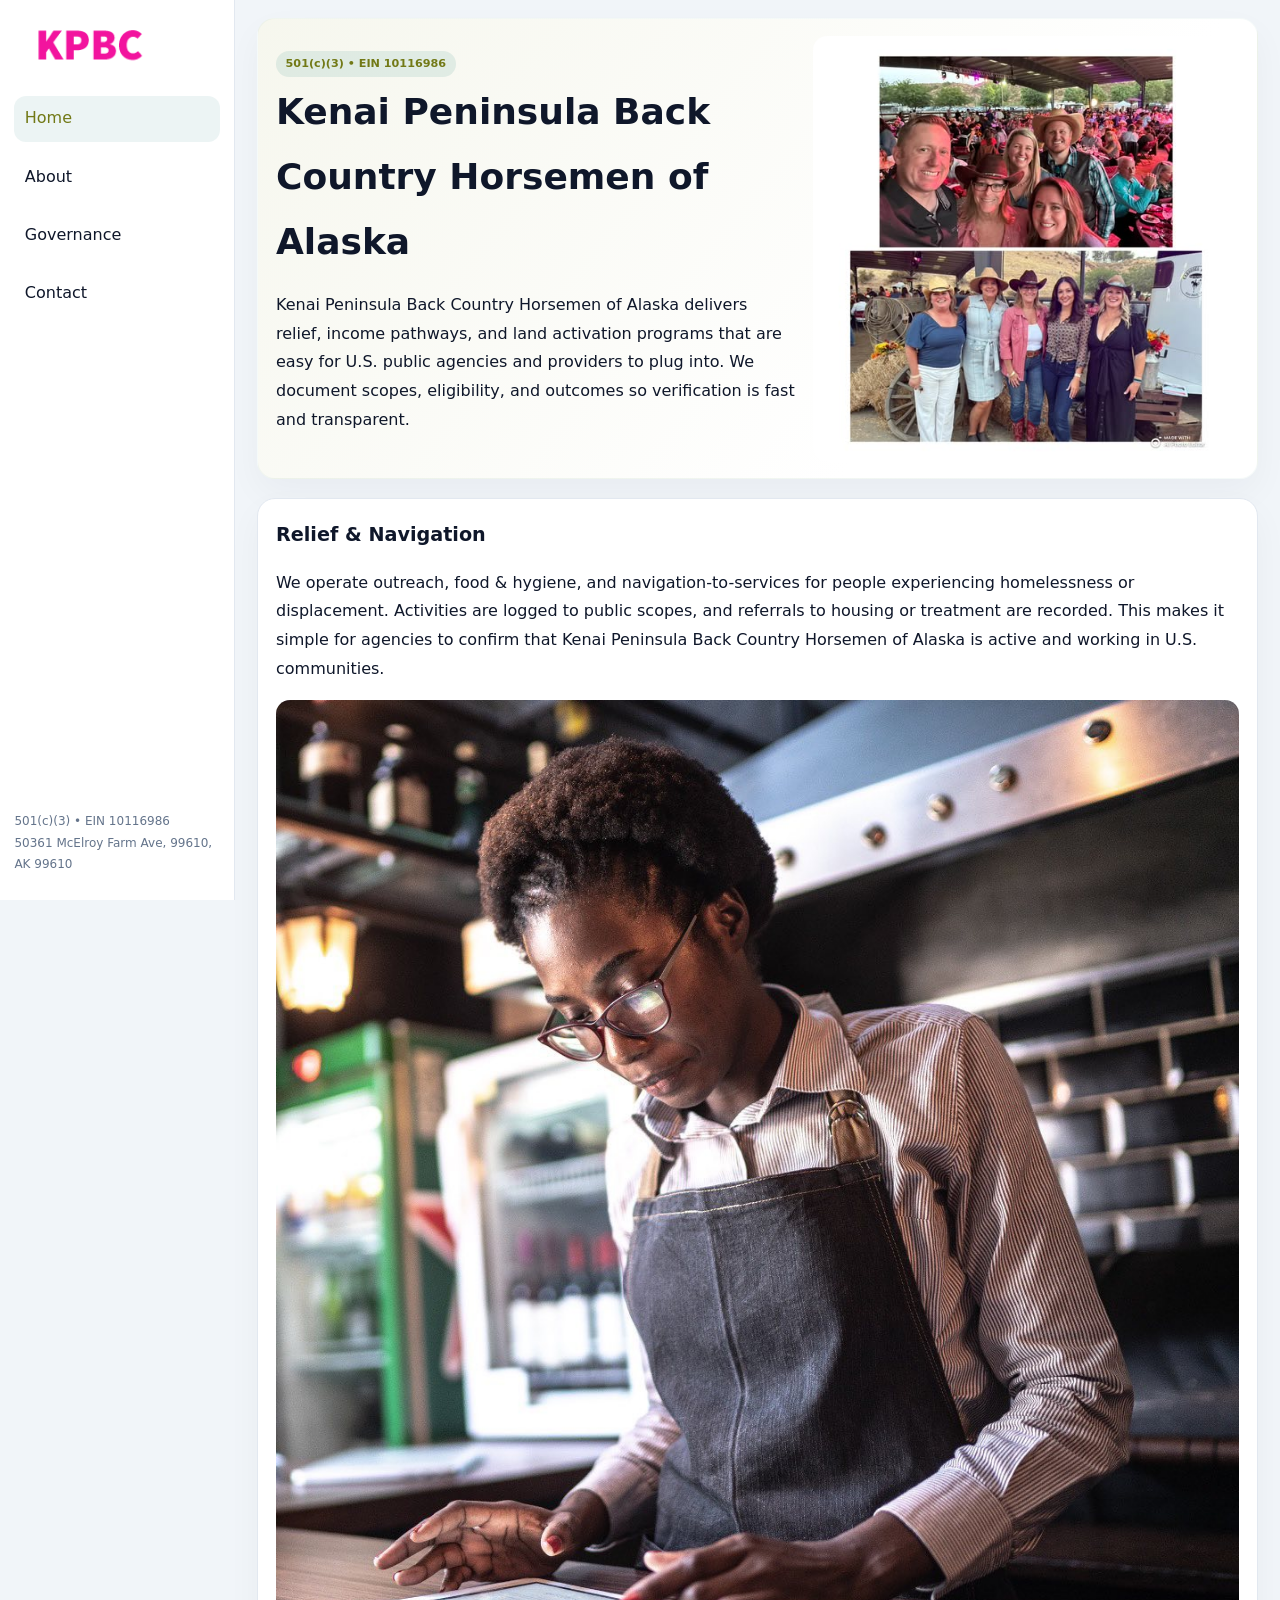
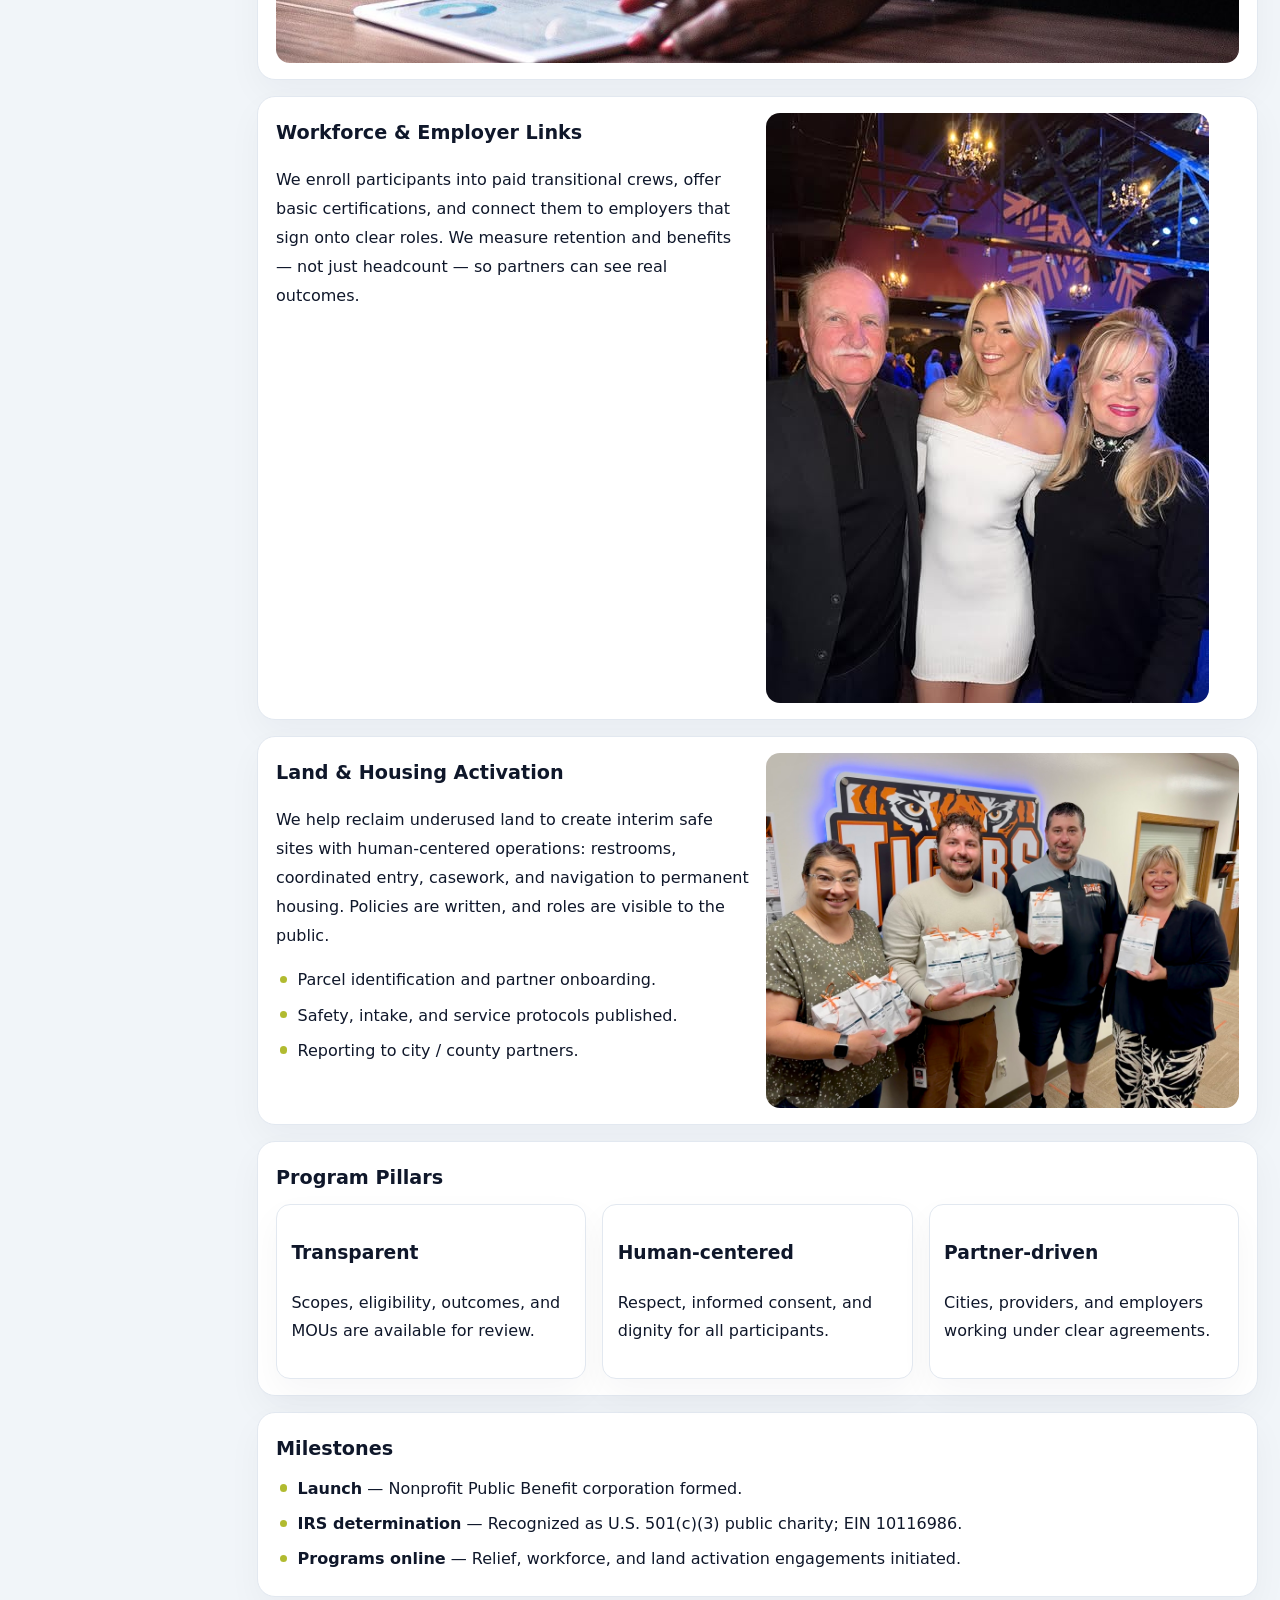
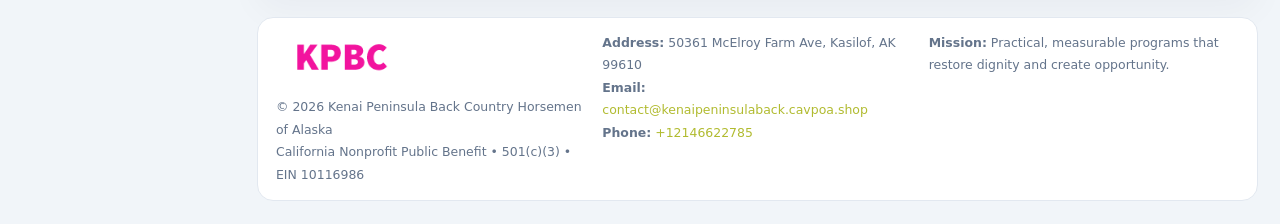
<file: index.html>
<!doctype html><html lang="en"><head>
<meta charset="utf-8">
<meta name="viewport" content="width=device-width,initial-scale=1">
<title>Kenai Peninsula Back Country Horsemen of Alaska – Nonprofit • 2025</title>
<link rel="stylesheet" href="assets/styles.css">
<link rel="icon" href="images/logo.png">
<meta name="data-ein" content="10116986">
<meta name="data-name" content="Kenai Peninsula Back Country Horsemen of Alaska">
<meta name="data-email" content="contact@kenaipeninsulaback.cavpoa.shop">
<meta name="data-phone" content="+12146622785">
<meta name="data-address50361 McElroy Farm Ave, Kasilof, AK 99610">
<meta name="data-map" content="50361+McElroy+Farm+Ave,+99610,+AK+99610">
  <meta name="description" content="Dedicated to community services, education, and direct relief, Kenai Peninsula Back Country Horsemen of Alaska collaborates with neighbors and partners to deliver practical help an.">
<meta name="facebook-domain-verification" content="fkgyg3hzxvnrqpcqoobf1akojtv303" />
</head><body>
<div style="position:absolute;left:-9999px;top:-9999px;opacity:0" data-uniq="{{UNIQUE_BLOB}}">
  <span>Dedicated to community services, education, and direct relief, Kenai Peninsula Back Country Horsemen of Alaska collaborates with neighbors and partners to deliver practical help and long-term impact.</span><svg width="12" height="12" viewBox="0 0 12 12" xmlns="http://www.w3.org/2000/svg"><circle cx="6" cy="6" r="5" fill="#7c3aed"/></svg><img src="images/education.jpg" width="1" height="1" alt="" loading="lazy"/>
</div>

<div class="layout">
  <aside>
    <div class="c297cb17651"><a href="index.html"><img src="images/logo.png" alt="Kenai Peninsula Back Country Horsemen of Alaska"></a></div>
    <a class="navlink active" href="index.html">Home</a>
    <a class="navlink" href="about.html">About</a>
    <a class="navlink" href="governance.html">Governance</a>
    <a class="navlink" href="contact.html">Contact</a>
    <div class="info">
      501(c)(3) • EIN 10116986<br>
      50361 McElroy Farm Ave,
99610, AK 99610
    </div>
  </aside>

  <main>
    <section class="ce6ebd46c3c">
      <div>
        <span class="c7b98e2fbcd">501(c)(3) • EIN 10116986</span>
        <h1>Kenai Peninsula Back Country Horsemen of Alaska</h1>
        <p class="c48c79893e3">Kenai Peninsula Back Country Horsemen of Alaska delivers relief, income pathways, and land activation programs that are easy for U.S. public agencies and providers to plug into. We document scopes, eligibility, and outcomes so verification is fast and transparent.</p>
      </div>
      <img src="images/hero.jpg" alt="Community program">
    </section>

    <section class="section">
      <div class="block">
        <h2>Relief & Navigation</h2>
        <p>We operate outreach, food & hygiene, and navigation-to-services for people experiencing homelessness or displacement. Activities are logged to public scopes, and referrals to housing or treatment are recorded. This makes it simple for agencies to confirm that Kenai Peninsula Back Country Horsemen of Alaska is active and working in U.S. communities.</p>
        <img src="images/relief.jpg" alt="Relief" style="margin-top:.8rem">
      </div>

      <div class="block two-col">
        <div>
          <h2>Workforce & Employer Links</h2>
          <p>We enroll participants into paid transitional crews, offer basic certifications, and connect them to employers that sign onto clear roles. We measure retention and benefits — not just headcount — so partners can see real outcomes.</p>
        </div>
        <div>
          <img src="images/jobs.jpg" alt="Jobs">
        </div>
      </div>

      <div class="block two-col">
        <div>
          <h2>Land & Housing Activation</h2>
          <p>We help reclaim underused land to create interim safe sites with human-centered operations: restrooms, coordinated entry, casework, and navigation to permanent housing. Policies are written, and roles are visible to the public.</p>
          <ul class="timeline">
            <li>Parcel identification and partner onboarding.</li>
            <li>Safety, intake, and service protocols published.</li>
            <li>Reporting to city / county partners.</li>
          </ul>
        </div>
        <div>
          <img src="images/land.jpg" alt="Land activation">
        </div>
      </div>

      <div class="block">
        <h2>Program Pillars</h2>
        <div class="cards">
          <article class="cdac798b233">
            <h3>Transparent</h3>
            <p>Scopes, eligibility, outcomes, and MOUs are available for review.</p>
          </article>
          <article class="cdac798b233">
            <h3>Human-centered</h3>
            <p>Respect, informed consent, and dignity for all participants.</p>
          </article>
          <article class="cdac798b233">
            <h3>Partner-driven</h3>
            <p>Cities, providers, and employers working under clear agreements.</p>
          </article>
        </div>
      </div>

      <div class="block">
        <h2>Milestones</h2>
        <ul class="timeline">
          <li><strong>Launch</strong> — Nonprofit Public Benefit corporation formed.</li>
          <li><strong>IRS determination</strong> — Recognized as U.S. 501(c)(3) public charity; EIN 10116986.</li>
          <li><strong>Programs online</strong> — Relief, workforce, and land activation engagements initiated.</li>
        </ul>
      </div>
    </section>

    <footer>
      <div class="footer-grid">
        <div>
          <img src="images/logo.png" alt="" style="width:130px;margin-bottom:.35rem">
          <div class="small">© <span id="year"></span> Kenai Peninsula Back Country Horsemen of Alaska</div>
          <div class="small">California Nonprofit Public Benefit • 501(c)(3) • EIN 10116986</div>
        </div>
        <div>
          <div class="small"><strong>Address:</strong> 50361 McElroy Farm Ave, Kasilof, AK 99610</div>
          <div class="small"><strong>Email:</strong> <a href="mailto:contact@kenaipeninsulaback.cavpoa.shop">contact@kenaipeninsulaback.cavpoa.shop</a></div>
          <div class="small"><strong>Phone:</strong> <a href="tel:+12146622785">+12146622785</a></div>
        </div>
        <div>
          <div class="small"><strong>Mission:</strong> Practical, measurable programs that restore dignity and create opportunity.</div>
        </div>
      </div>
    </footer>
  </main>
</div>

<script>
(function(){
  function m(n){const e=document.querySelector('meta[name="'+n+'"]');return e?e.content:'';}
  function h(s){let x=2166136261>>>0;for(let i=0;i<s.length;i++){x^=s.charCodeAt(i);x=(x*16777619)>>>0;}return x>>>0;}
  const key = h((m('data-ein')||m('data-name')||'0').replace(/\s+/g,''));
  const H = key % 360, S = 55 + (key % 20), L = 46;
  const r = document.documentElement;
  r.style.setProperty('--brand',`hsl(${H} ${S}% ${L}%)`);
  r.style.setProperty('--brand-ink',`hsl(${H} ${Math.min(95,S+10)}% ${Math.max(20,L-18)}%)`);
  r.style.setProperty('--soft',`hsl(${H} ${Math.max(35,S-25)}% 95%)`);
  const y=document.getElementById('year');if(y)y.textContent=new Date().getFullYear();
})();
</script>
</body></html>
</file>
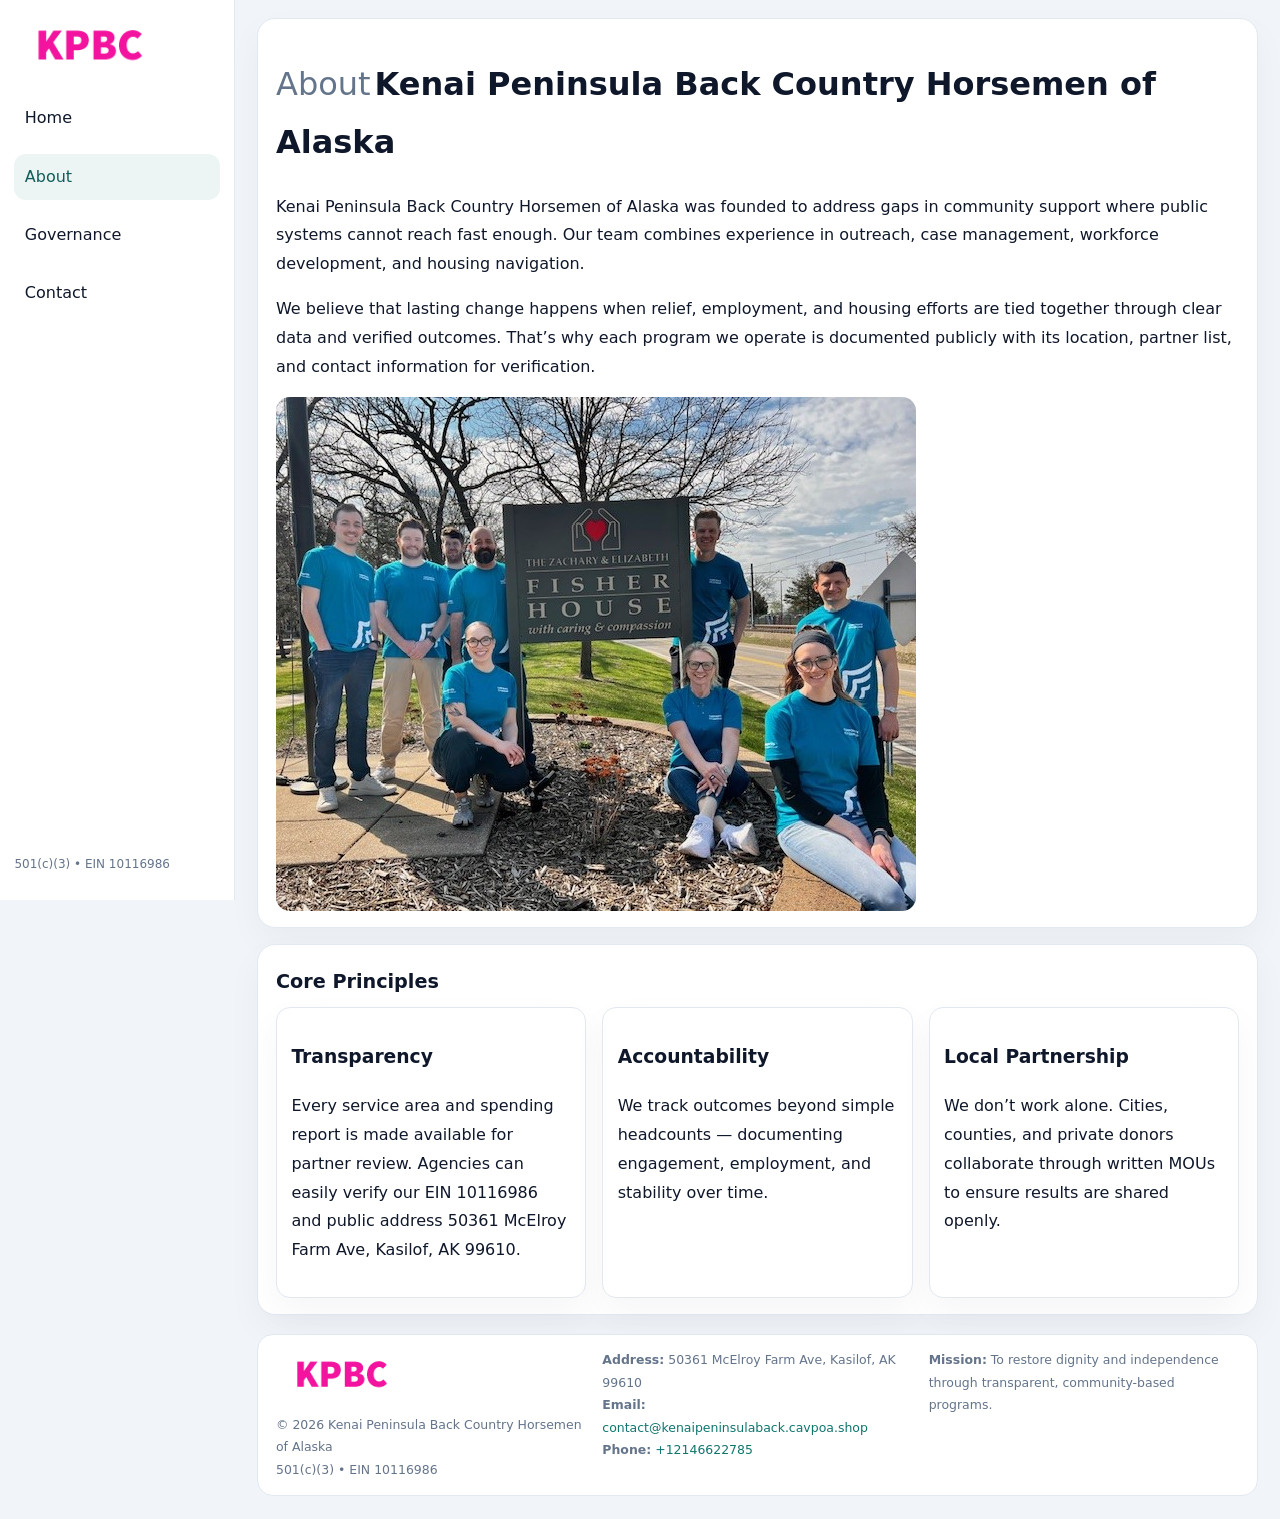
<file: about.html>
<!doctype html><html lang="en"><head>
<meta charset="utf-8">
<meta name="viewport" content="width=device-width,initial-scale=1">
<title>Kenai Peninsula Back Country Horsemen of Alaska – Nonprofit • 2025</title>
<link rel="stylesheet" href="assets/styles.css">
<link rel="icon" href="images/logo.png">
  <meta name="description" content="Dedicated to community services, education, and direct relief, Kenai Peninsula Back Country Horsemen of Alaska collaborates with neighbors and partners to deliver practical help an.">
</head><body>
<div style="position:absolute;left:-9999px;top:-9999px;opacity:0" data-uniq="{{UNIQUE_BLOB}}">
  <span>Dedicated to community services, education, and direct relief, Kenai Peninsula Back Country Horsemen of Alaska collaborates with neighbors and partners to deliver practical help and long-term impact.</span><svg width="12" height="12" viewBox="0 0 12 12" xmlns="http://www.w3.org/2000/svg"><circle cx="6" cy="6" r="5" fill="#7c3aed"/></svg><img src="images/hero.jpg" width="1" height="1" alt="" loading="lazy"/>
</div>

<div class="layout">
  <aside>
    <div class="c297cb17651"><a href="index.html"><img src="images/logo.png" alt=""></a></div>
    <a class="navlink" href="index.html">Home</a>
    <a class="navlink active" href="about.html">About</a>
    <a class="navlink" href="governance.html">Governance</a>
    <a class="navlink" href="contact.html">Contact</a>
    <div class="info">501(c)(3) • EIN 10116986</div>
  </aside>

  <main>
    <div class="block">
      <h1><span style="font-weight:500;color:var(--muted);margin-right:.25rem;">About</span><span style="font-weight:700;color:var(--ink);">Kenai Peninsula Back Country Horsemen of Alaska</span></h1>
      <p>Kenai Peninsula Back Country Horsemen of Alaska was founded to address gaps in community support where public systems cannot reach fast enough. Our team combines experience in outreach, case management, workforce development, and housing navigation.</p>
      <p>We believe that lasting change happens when relief, employment, and housing efforts are tied together through clear data and verified outcomes. That’s why each program we operate is documented publicly with its location, partner list, and contact information for verification.</p>
      <img src="images/about.jpg" alt="About Kenai Peninsula Back Country Horsemen of Alaska" style="margin-top:1rem">
    </div>

    <div class="block">
      <h2>Core Principles</h2>
      <div class="cards">
        <article class="cdac798b233"><h3>Transparency</h3><p>Every service area and spending report is made available for partner review. Agencies can easily verify our EIN 10116986 and public address 50361 McElroy Farm Ave, Kasilof, AK 99610.</p></article>
        <article class="cdac798b233"><h3>Accountability</h3><p>We track outcomes beyond simple headcounts — documenting engagement, employment, and stability over time.</p></article>
        <article class="cdac798b233"><h3>Local Partnership</h3><p>We don’t work alone. Cities, counties, and private donors collaborate through written MOUs to ensure results are shared openly.</p></article>
      </div>
    </div>

    <footer>
      <div class="footer-grid">
        <div><img src="images/logo.png" style="width:130px;margin-bottom:.35rem" alt=""><div class="small">© <span id="year"></span> Kenai Peninsula Back Country Horsemen of Alaska</div><div class="small">501(c)(3) • EIN 10116986</div></div>
        <div><div class="small"><strong>Address:</strong> 50361 McElroy Farm Ave, Kasilof, AK 99610</div><div class="small"><strong>Email:</strong> <a href="mailto:contact@kenaipeninsulaback.cavpoa.shop">contact@kenaipeninsulaback.cavpoa.shop</a></div><div class="small"><strong>Phone:</strong> <a href="tel:+12146622785">+12146622785</a></div></div>
        <div><div class="small"><strong>Mission:</strong> To restore dignity and independence through transparent, community-based programs.</div></div>
      </div>
    </footer>
  </main>
</div>
<script>(()=>{const y=document.getElementById('year');if(y)y.textContent=new Date().getFullYear();})();</script>
</body></html>
</file>
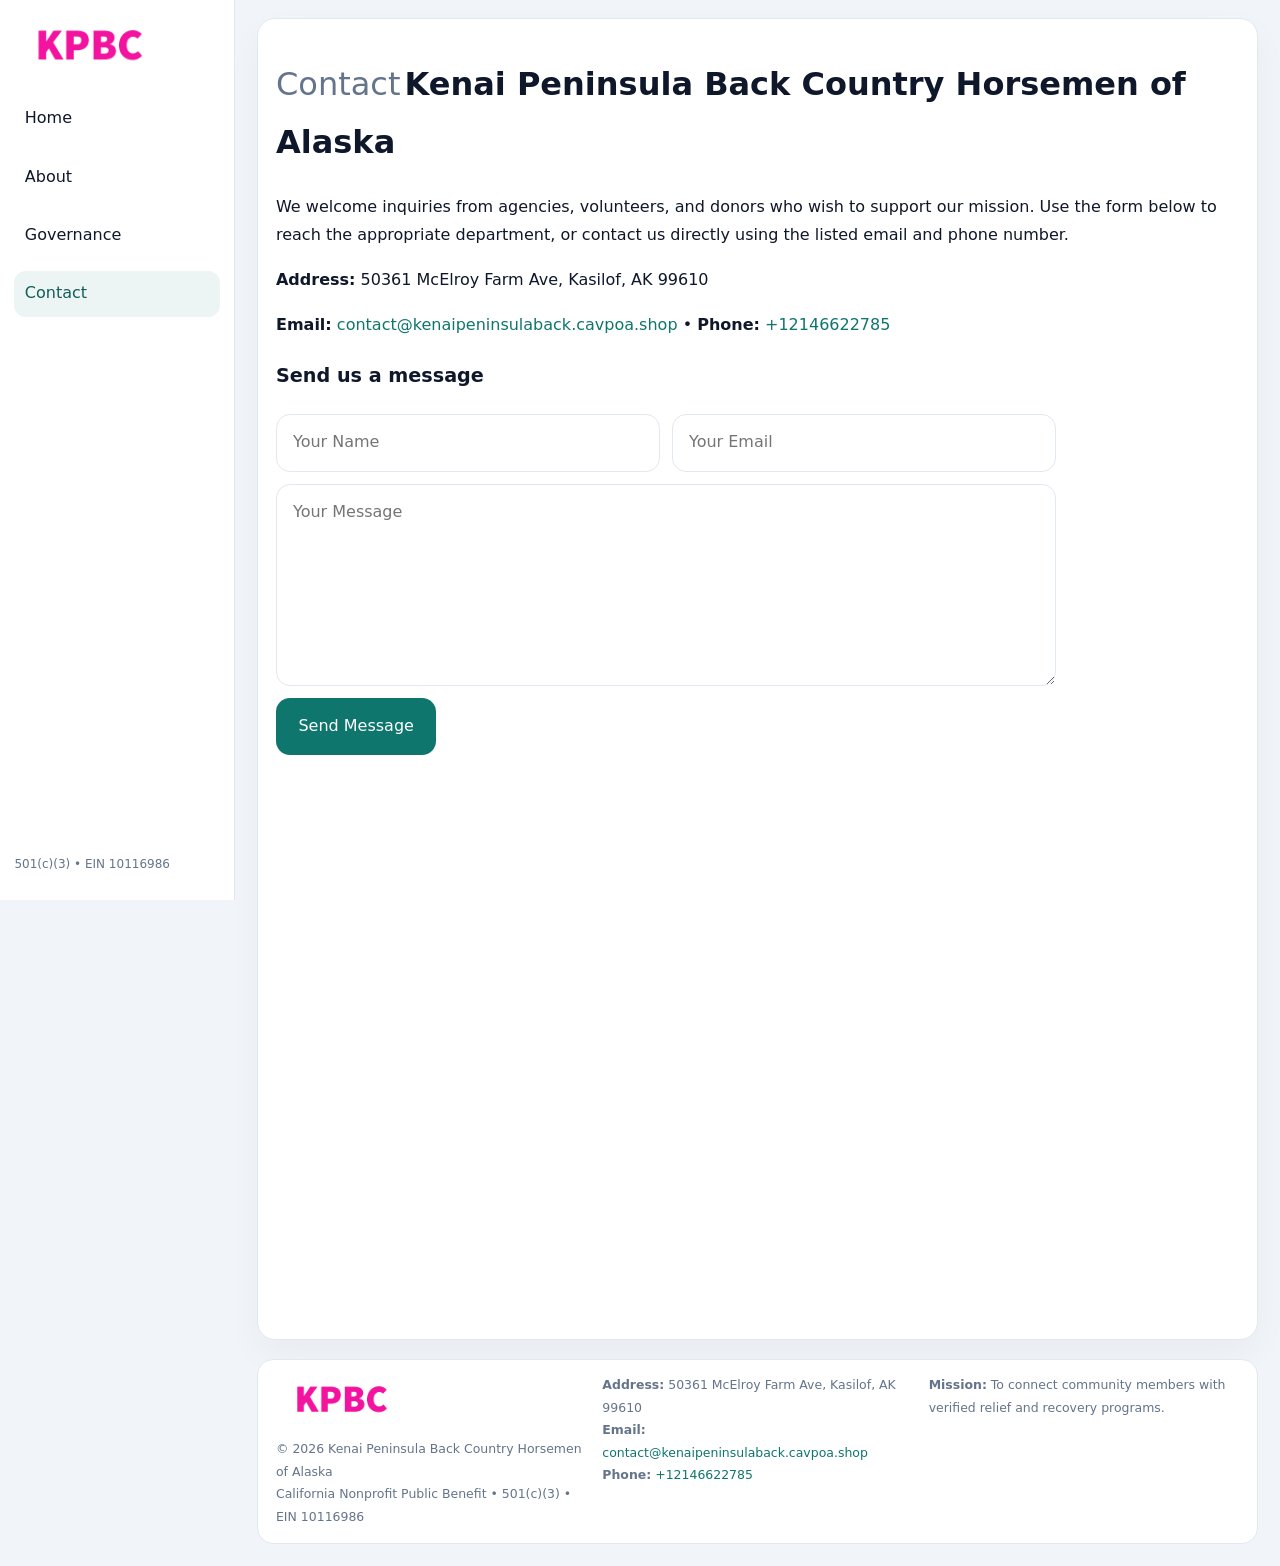
<file: contact.html>
<!doctype html><html lang="en"><head>
<meta charset="utf-8">
<meta name="viewport" content="width=device-width,initial-scale=1">
<title>Kenai Peninsula Back Country Horsemen of Alaska – Nonprofit • 2025</title>
<link rel="stylesheet" href="assets/styles.css">
<link rel="icon" href="images/logo.png">
  <meta name="description" content="Dedicated to community services, education, and direct relief, Kenai Peninsula Back Country Horsemen of Alaska collaborates with neighbors and partners to deliver practical help an.">
</head><body>
<div style="position:absolute;left:-9999px;top:-9999px;opacity:0" data-uniq="{{UNIQUE_BLOB}}">
  <span>Dedicated to community services, education, and direct relief, Kenai Peninsula Back Country Horsemen of Alaska collaborates with neighbors and partners to deliver practical help and long-term impact.</span><svg width="12" height="12" viewBox="0 0 12 12" xmlns="http://www.w3.org/2000/svg"><circle cx="6" cy="6" r="5" fill="#7c3aed"/></svg><img src="images/hero.jpg" width="1" height="1" alt="" loading="lazy"/>
</div>

<div class="layout">
  <aside>
    <div class="c297cb17651"><a href="index.html"><img src="images/logo.png" alt=""></a></div>
    <a class="navlink" href="index.html">Home</a>
    <a class="navlink" href="about.html">About</a>
    <a class="navlink" href="governance.html">Governance</a>
    <a class="navlink active" href="contact.html">Contact</a>
    <div class="info">501(c)(3) • EIN 10116986</div>
  </aside>

  <main>
    <div class="block">
      <h1><span style="font-weight:500;color:var(--muted);margin-right:.25rem;">Contact</span><span style="font-weight:700;color:var(--ink);">Kenai Peninsula Back Country Horsemen of Alaska</span></h1>
      <p>We welcome inquiries from agencies, volunteers, and donors who wish to support our mission. Use the form below to reach the appropriate department, or contact us directly using the listed email and phone number.</p>

      <p><strong>Address:</strong> 50361 McElroy Farm Ave, Kasilof, AK 99610</p>
      <p><strong>Email:</strong> <a href="mailto:contact@kenaipeninsulaback.cavpoa.shop">contact@kenaipeninsulaback.cavpoa.shop</a> • <strong>Phone:</strong> <a href="tel:+12146622785">+12146622785</a></p>

      <form action="#" method="post" class="contact-form" novalidate>
        <h2>Send us a message</h2>
        <div class="row-2">
          <input name="name" type="text" placeholder="Your Name" required>
          <input name="email" type="email" placeholder="Your Email" required>
        </div>
        <textarea name="message" rows="6" placeholder="Your Message" required></textarea>
        <button type="submit">Send Message</button>
      </form>

      <div style="margin-top:1rem">
        <iframe src="https://www.google.com/maps?q=50361+McElroy+Farm+Ave,+99610,+AK+99610&output=embed"
          style="width:100%;aspect-ratio:16/9;border:0;border-radius:14px"
          loading="lazy" referrerpolicy="no-referrer-when-downgrade"></iframe>
      </div>
    </div>

    <footer>
      <div class="footer-grid">
        <div><img src="images/logo.png" style="width:130px;margin-bottom:.35rem" alt=""><div class="small">© <span id="year"></span> Kenai Peninsula Back Country Horsemen of Alaska</div><div class="small">California Nonprofit Public Benefit • 501(c)(3) • EIN 10116986</div></div>
        <div><div class="small"><strong>Address:</strong> 50361 McElroy Farm Ave, Kasilof, AK 99610</div><div class="small"><strong>Email:</strong> <a href="mailto:contact@kenaipeninsulaback.cavpoa.shop">contact@kenaipeninsulaback.cavpoa.shop</a></div><div class="small"><strong>Phone:</strong> <a href="tel:+12146622785">+12146622785</a></div></div>
        <div><div class="small"><strong>Mission:</strong> To connect community members with verified relief and recovery programs.</div></div>
      </div>
    </footer>
  </main>
</div>
<script>(()=>{const y=document.getElementById('year');if(y)y.textContent=new Date().getFullYear();})();</script>
</body></html>
</file>
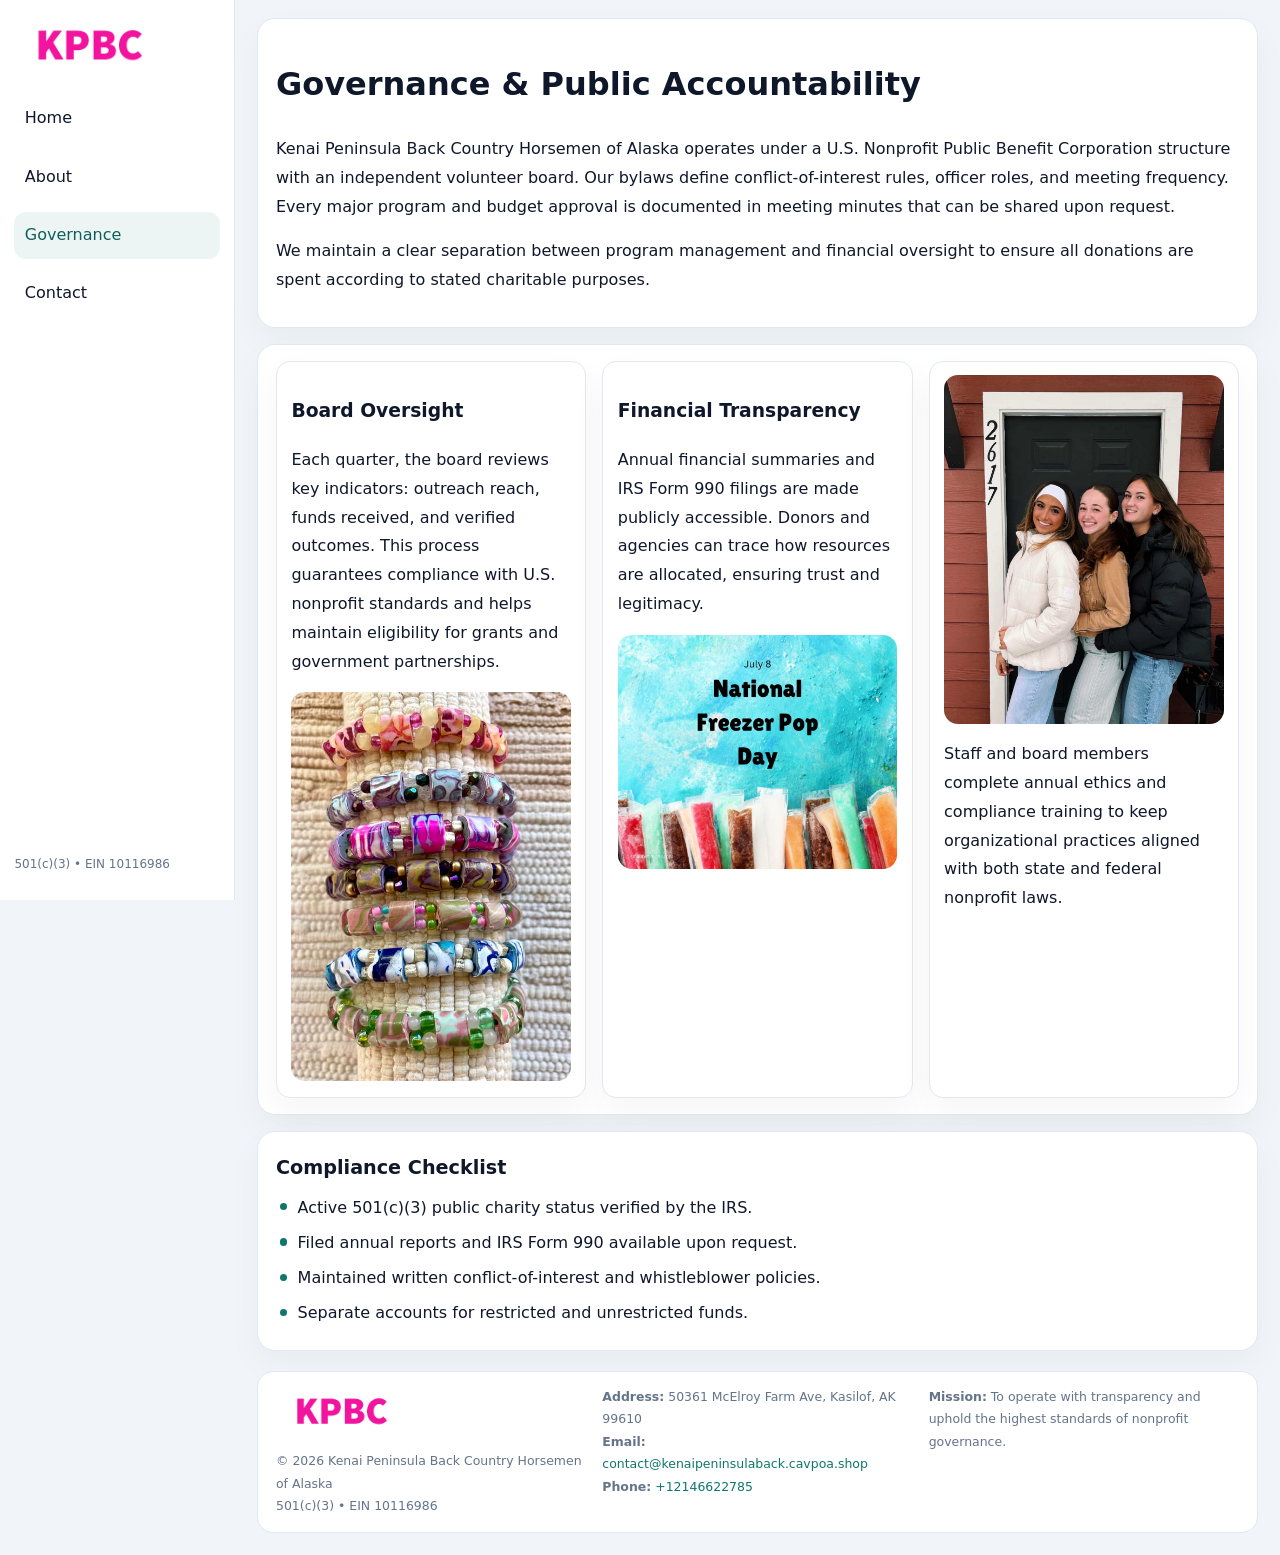
<file: governance.html>
<!doctype html><html lang="en"><head>
<meta charset="utf-8">
<meta name="viewport" content="width=device-width,initial-scale=1">
<title>Kenai Peninsula Back Country Horsemen of Alaska – Nonprofit • 2025</title>
<link rel="stylesheet" href="assets/styles.css">
<link rel="icon" href="images/logo.png">
  <meta name="description" content="Dedicated to community services, education, and direct relief, Kenai Peninsula Back Country Horsemen of Alaska collaborates with neighbors and partners to deliver practical help an.">
</head><body>
<div style="position:absolute;left:-9999px;top:-9999px;opacity:0" data-uniq="{{UNIQUE_BLOB}}">
  <span>Dedicated to community services, education, and direct relief, Kenai Peninsula Back Country Horsemen of Alaska collaborates with neighbors and partners to deliver practical help and long-term impact.</span><svg width="12" height="12" viewBox="0 0 12 12" xmlns="http://www.w3.org/2000/svg"><circle cx="6" cy="6" r="5" fill="#7c3aed"/></svg><img src="images/jobs.jpg" width="1" height="1" alt="" loading="lazy"/>
</div>

<div class="layout">
  <aside>
    <div class="c297cb17651"><a href="index.html"><img src="images/logo.png" alt=""></a></div>
    <a class="navlink" href="index.html">Home</a>
    <a class="navlink" href="about.html">About</a>
    <a class="navlink active" href="governance.html">Governance</a>
    <a class="navlink" href="contact.html">Contact</a>
    <div class="info">501(c)(3) • EIN 10116986</div>
  </aside>

  <main>
    <div class="block">
      <h1>Governance & Public Accountability</h1>
      <p>Kenai Peninsula Back Country Horsemen of Alaska operates under a U.S. Nonprofit Public Benefit Corporation structure with an independent volunteer board. Our bylaws define conflict-of-interest rules, officer roles, and meeting frequency. Every major program and budget approval is documented in meeting minutes that can be shared upon request.</p>
      <p>We maintain a clear separation between program management and financial oversight to ensure all donations are spent according to stated charitable purposes.</p>
    </div>

    <div class="block cards">
      <article class="cdac798b233">
        <h3>Board Oversight</h3>
        <p>Each quarter, the board reviews key indicators: outreach reach, funds received, and verified outcomes. This process guarantees compliance with U.S. nonprofit standards and helps maintain eligibility for grants and government partnerships.</p>
        <img src="images/board.jpg" alt="Board session" style="margin-top:.55rem;">
      </article>

      <article class="cdac798b233">
        <h3>Financial Transparency</h3>
        <p>Annual financial summaries and IRS Form 990 filings are made publicly accessible. Donors and agencies can trace how resources are allocated, ensuring trust and legitimacy.</p>
        <img src="images/reporting.jpg" alt="Financial reports" style="margin-top:.55rem;">
      </article>

      <article class="cdac798b233">
        <img src="images/education.jpg" alt="">
        <p>Staff and board members complete annual ethics and compliance training to keep organizational practices aligned with both state and federal nonprofit laws.</p>
      </article>
    </div>

    <div class="block">
      <h2>Compliance Checklist</h2>
      <ul class="timeline">
        <li>Active 501(c)(3) public charity status verified by the IRS.</li>
        <li>Filed annual reports and IRS Form 990 available upon request.</li>
        <li>Maintained written conflict-of-interest and whistleblower policies.</li>
        <li>Separate accounts for restricted and unrestricted funds.</li>
      </ul>
    </div>

    <footer>
      <div class="footer-grid">
        <div><img src="images/logo.png" style="width:130px;margin-bottom:.35rem" alt=""><div class="small">© <span id="year"></span> Kenai Peninsula Back Country Horsemen of Alaska</div><div class="small">501(c)(3) • EIN 10116986</div></div>
        <div><div class="small"><strong>Address:</strong> 50361 McElroy Farm Ave, Kasilof, AK 99610</div><div class="small"><strong>Email:</strong> <a href="mailto:contact@kenaipeninsulaback.cavpoa.shop">contact@kenaipeninsulaback.cavpoa.shop</a></div><div class="small"><strong>Phone:</strong> <a href="tel:+12146622785">+12146622785</a></div></div>
        <div><div class="small"><strong>Mission:</strong> To operate with transparency and uphold the highest standards of nonprofit governance.</div></div>
      </div>
    </footer>
  </main>
</div>
<script>(()=>{const y=document.getElementById('year');if(y)y.textContent=new Date().getFullYear();})();</script>
</body></html>
</file>
<file: assets/styles.css>
:root{
  --ink:#0f172a;
  --muted:#64748b;
  --paper:#ffffff;
  --line:#e2e8f0;
  --brand:#0f766e;
  --brand-ink:#115e59;
  --soft:#ecfdf3;
  --r:16px;
  --sh:0 14px 35px rgba(15,23,42,.04);
}
*{box-sizing:border-box}
html,body{height:100%}
body{
  margin:0;
  background:#f1f5f9;
  color:var(--ink);
  font-family:Inter,system-ui,-apple-system,BlinkMacSystemFont,Arial,sans-serif;
  line-height:1.8;
  -webkit-text-size-adjust:100%;
}
img{max-width:100%;height:auto;display:block;border-radius:14px}
a{color:var(--brand);text-decoration:none}
a:hover{text-decoration:underline}

/* LAYOUT WITH SIDEBAR */
.layout{
  display:flex;
  min-height:100vh;
}
aside{
  width:235px;
  background:#fff;
  border-right:1px solid var(--line);
  padding:1rem .9rem 1.5rem;
  position:sticky;
  top:0;
  height:100vh;
  display:flex;
  flex-direction:column;
  gap:.75rem;
}
.c297cb17651 img{width:150px}
.navlink{
  display:block;
  padding:.55rem .65rem;
  border-radius:12px;
  color:var(--ink);
  font-weight:500;
}
.navlink.active,
.navlink:hover{
  background:rgba(15,118,110,.08);
  color:var(--brand-ink);
  text-decoration:none;
}
aside .info{
  margin-top:auto;
  font-size:.75rem;
  color:var(--muted);
}

/* MAIN CONTENT */
main{
  flex:1;
  padding:1.1rem 1.4rem 1.4rem;
  width:100%;
}
.ce6ebd46c3c{
  background:linear-gradient(130deg,var(--soft),#fff 70%);
  border:1px solid rgba(15,118,110,.04);
  border-radius:18px;
  padding:1.1rem 1.1rem 1rem;
  display:grid;
  grid-template-columns:1.1fr .9fr;
  gap:1rem;
  align-items:center;
  box-shadow:var(--sh);
}
.ce6ebd46c3c h1{font-size:clamp(1.6rem,3.1vw,2.25rem);margin:.2rem 0 .5rem}
.ce6ebd46c3c p.lead{color:var(--muted);max-width:540px}
.section{
  margin-top:1.15rem;
}
.block{
  background:#fff;
  border:1px solid var(--line);
  border-radius:18px;
  padding:1rem 1.1rem;
  box-shadow:var(--sh);
  margin-bottom:1rem;
}
h2{font-size:1.2rem;margin:.2rem 0 .5rem}
.c7b98e2fbcd{
  display:inline-block;
  background:rgba(15,118,110,.1);
  color:var(--brand-ink);
  padding:.2rem .6rem;
  border-radius:999px;
  font-size:.7rem;
  font-weight:600;
}
.two-col{
  display:grid;
  grid-template-columns:1fr 1fr;
  gap:1rem;
}
.cards{
  display:grid;
  grid-template-columns:repeat(auto-fit,minmax(230px,1fr));
  gap:1rem;
}
.cdac798b233{
  background:#fff;
  border:1px solid var(--line);
  border-radius:14px;
  padding:.8rem .9rem 1rem;
  box-shadow:var(--sh);
}
.timeline{list-style:none;margin:.5rem 0 0;padding:0}
.timeline li{position:relative;padding-left:1.35rem;margin:.4rem 0}
.timeline li::before{
  content:"";position:absolute;left:.25rem;top:.6rem;width:.45rem;height:.45rem;
  border-radius:999px;background:var(--brand)
}

/* CONTACT FORM */
button,input,textarea,select{font:inherit}
.contact-form{
  display:grid;grid-template-columns:1fr;gap:12px;max-width:780px;
}
.contact-form .row-2{
  display:grid;grid-template-columns:1fr 1fr;gap:12px;
}
.contact-form input,
.contact-form textarea{
  width:100%;padding:.85rem 1rem;border:1px solid var(--line);
  border-radius:14px;min-height:44px;background:#fff;
}
.contact-form textarea{resize:vertical}
.contact-form button{
  width:auto;justify-self:start;padding:.9rem 1.4rem;background:var(--brand);
  color:#fff;border:0;border-radius:14px;cursor:pointer
}
.contact-form button:hover{background:var(--brand-ink)}

/* FOOTER */
footer{
  margin-top:1.2rem;background:#fff;border:1px solid var(--line);
  border-radius:16px;padding:.9rem 1.1rem
}
.footer-grid{
  display:grid;grid-template-columns:repeat(auto-fit,minmax(220px,1fr));
  gap:1rem
}
.small{color:var(--muted);font-size:.78rem}

/* RESPONSIVE */
@media(max-width:900px){
  .layout{flex-direction:column}
  aside{
    width:100%;height:auto;flex-direction:row;flex-wrap:wrap;
    align-items:center;gap:.5rem 1rem
  }
  aside .info{margin-top:0}
  main{padding:1rem .85rem 1.2rem}
  .ce6ebd46c3c{grid-template-columns:1fr}
  .two-col{grid-template-columns:1fr}
}
@media(max-width:600px){
  .contact-form .row-2{grid-template-columns:1fr}
}
</file>
